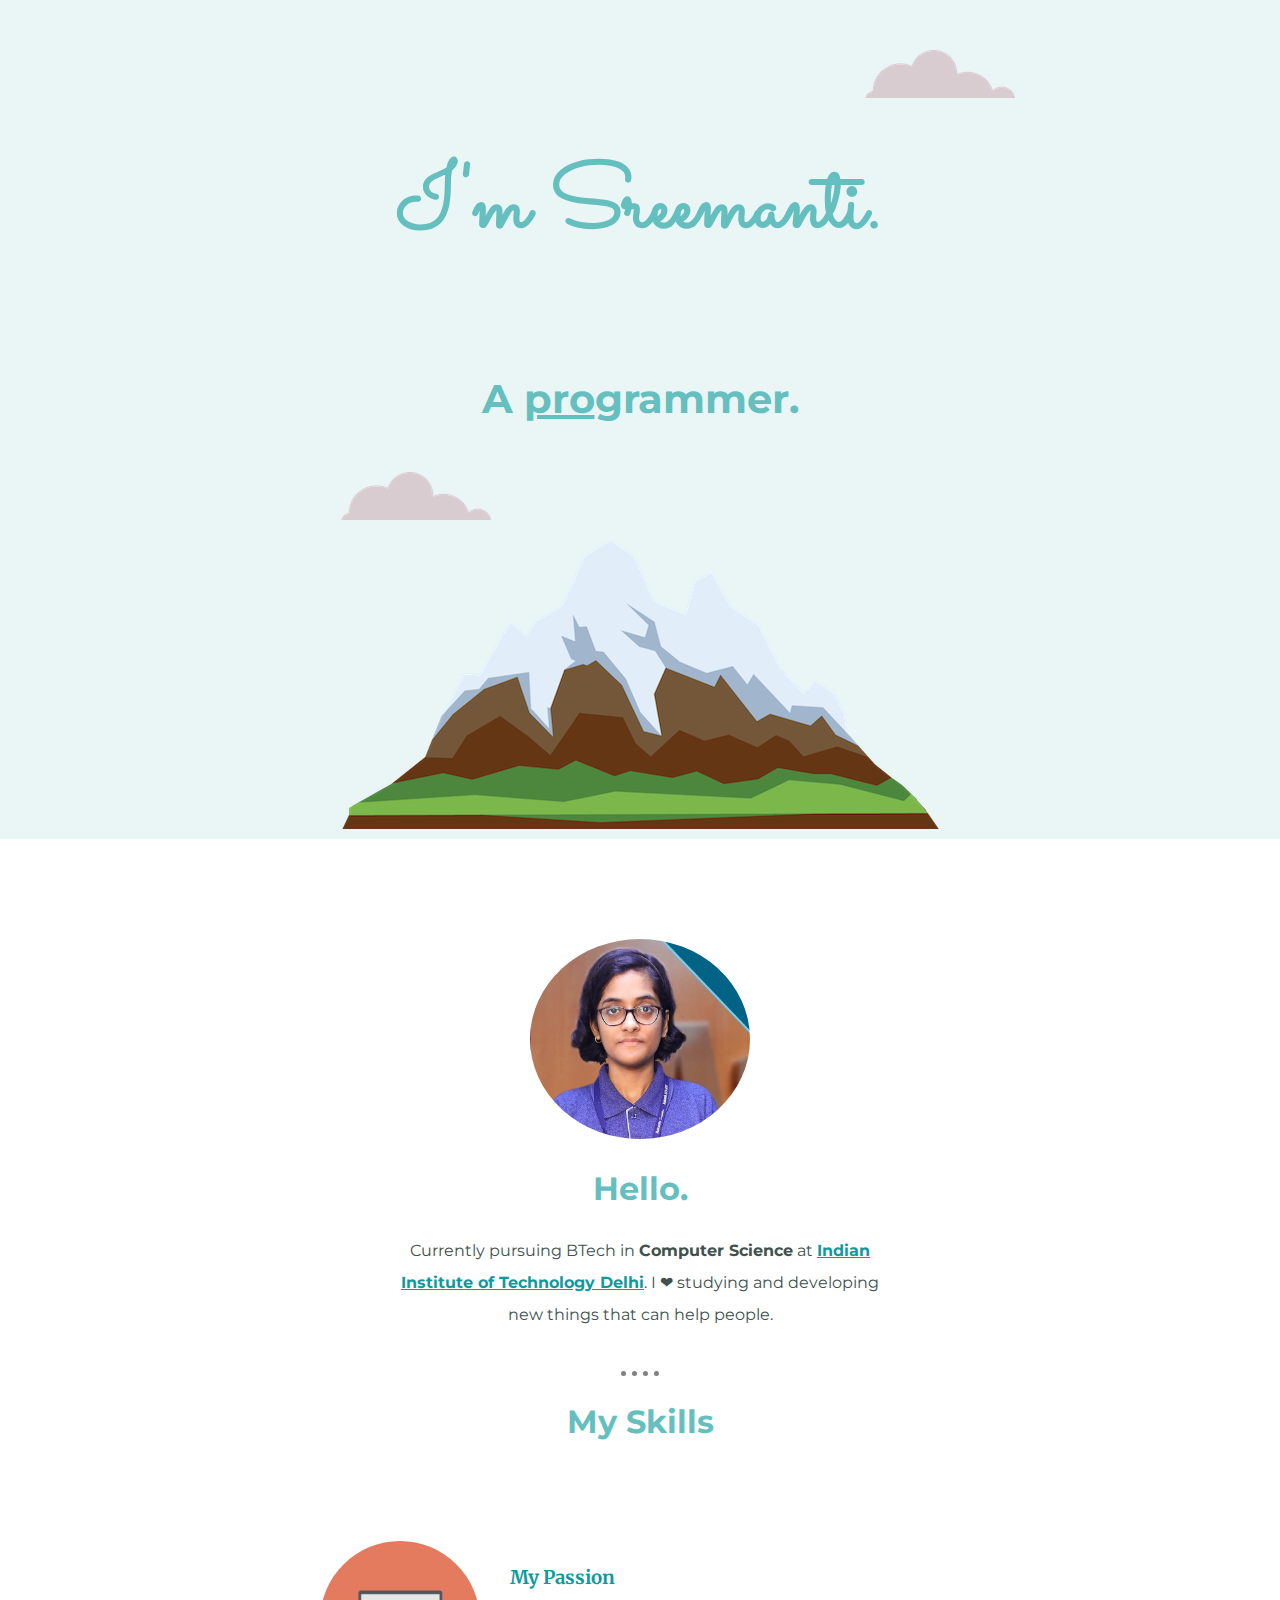
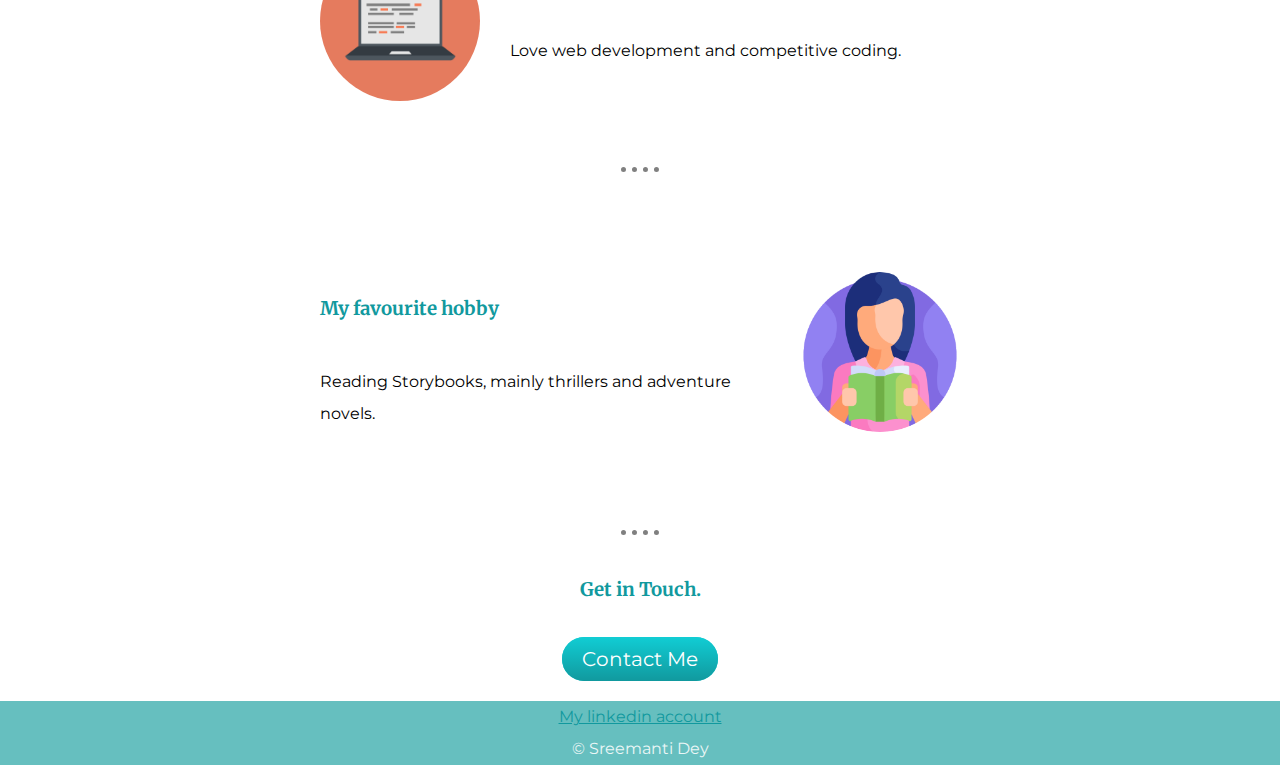
<file: index.html>
<!DOCTYPE html>
<html lang="en" dir="ltr">

<head>
  <meta charset="utf-8">
  <title>Sreemanti Dey</title>
</head>
<link rel="stylesheet" href="css/styles.css">
<link rel="icon" href="images/favicon.ico">
<link rel="preconnect" href="https://fonts.googleapis.com">
<link rel="preconnect" href="https://fonts.gstatic.com" crossorigin>
<link href="https://fonts.googleapis.com/css2?family=Merriweather&family=Montserrat&family=Sacramento&display=swap" rel="stylesheet">

<body>
  <div class="top-container">


    <img class="top-cloud" src="images/cloud.png" alt="cloud-img">
    <h1>I'm Sreemanti.</h1>
    <h2 class="programmer"> A <span>pro</span>grammer. </h2>
    <img class="bottom-cloud" src="images/cloud.png" alt="cloud-img">
    <img class="mountain" src="images/mountain.png" alt="mountain">
  </div>

  <div class="middle-container">
    <div class="profile">

      <img class="me" src="images/sreemanti.jpg" alt="my profile pic">
      <h2>Hello.</h2>
      <p class="description"> Currently pursuing BTech in <strong>Computer Science</strong> at <strong><a href="https://home.iitd.ac.in/">Indian Institute of Technology Delhi</a></strong>. I ❤ studying and developing new things that can help people.</p>

    </div>
    <hr>
    <h2>My Skills</h2>
    <div class="skills">

    </div>

    <div class="skill-row">
      <img class="skill-img1" src="images/computer.png" alt="computer">
      <h3>My Passion</h3>
      <p> Love web development and competitive coding.</p>
    </div>

    <hr>
    <div class="skill-row">
      <img class="skill-img2" src="images/reading.png" alt="book">
      <h3>My favourite hobby</h3>
      <p class="passtime">Reading Storybooks, mainly thrillers and adventure novels.</p>
    </div>
  </div>
  <hr>

  <div class="bottom-container">

    <h3>Get in Touch.</h3>
    <a class="btn" href="mailto:sreemantidey1234@gmail.com">Contact Me</a>


  </div>
  <div class="footer">

    <p class="footer-link"> <a href="https://www.linkedin.com/in/sreemanti-dey-b3487b208/">My linkedin account</a></p>
    <p class="footer-link">© Sreemanti Dey</p>
  </div>

</body>

</html>
</file>
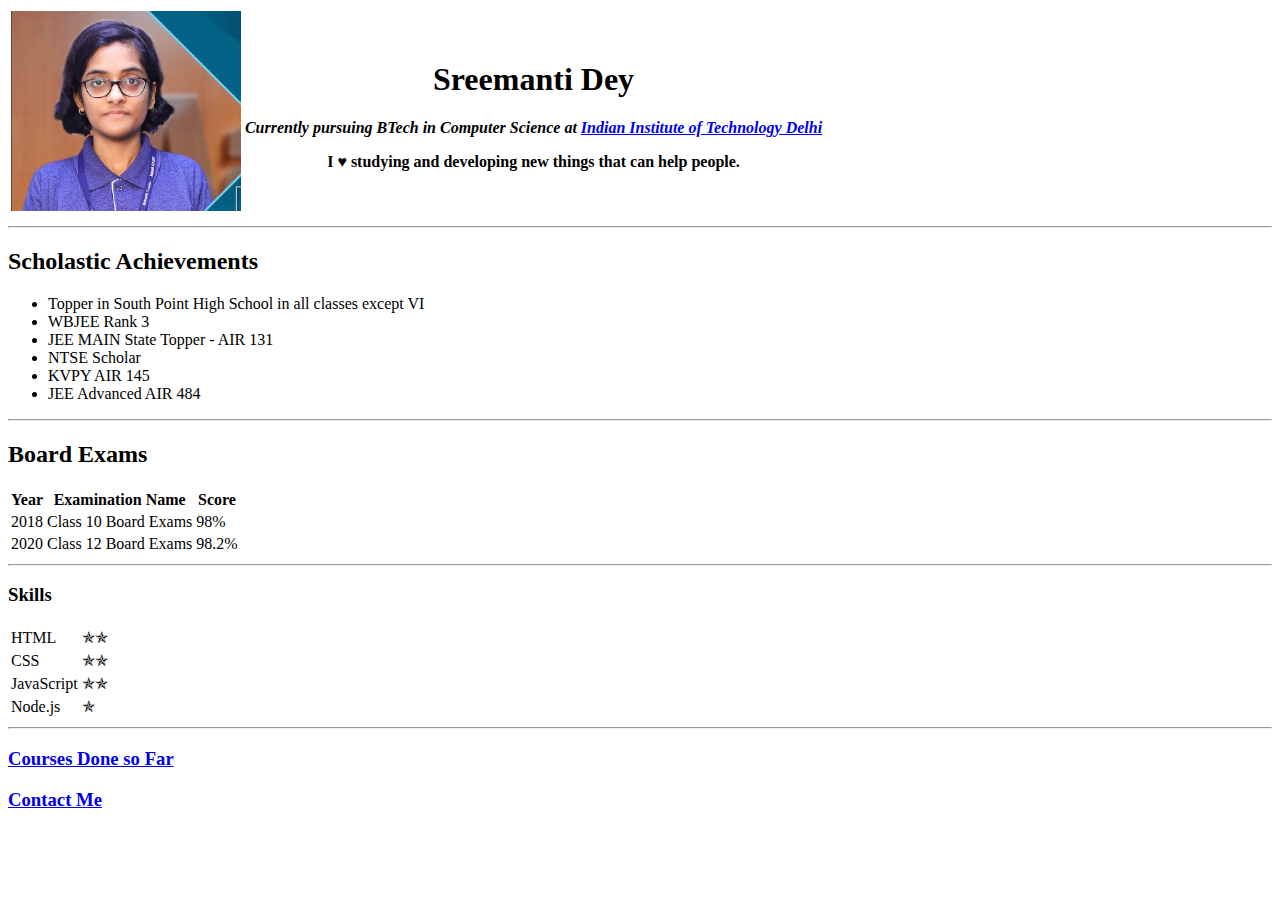
<file: HTML - Personal Site/index.html>
<!DOCTYPE html>
<html>

<head>
  <meta charset="utf-8">
  <title>Sreemanti's Personal Site</title>
</head>

<body>
  <table>
    <tr>
      <th>
      <img src="sreemanti.jpg" height="200" alt="Sreemanti's Profile Picture"></th>
      <th>  <h1>Sreemanti Dey</h1>
        <p><em>Currently pursuing BTech in <strong>Computer Science</strong> at <strong><a href="https://home.iitd.ac.in/">Indian Institute of Technology Delhi</a></strong></em></p>
        <p>I ♥ studying and developing new things that can help people.</p>
      </th>
    </tr>
  </table>
  <hr />
  <h2>Scholastic Achievements</h2>
  <ul>
    <li>Topper in South Point High School in all classes except VI</li>
    <li>WBJEE Rank 3</li>
    <li>JEE MAIN State Topper - AIR 131</li>
    <li>NTSE Scholar</li>
    <li>KVPY AIR 145</li>
    <li>JEE Advanced AIR 484</li>
  </ul>
  <hr>
  <h2>Board Exams</h2>
  <table>
    <thead>
      <tr>
        <th>Year</th>
        <th>Examination Name</th>
        <th>Score</th>
      </tr>
    </thead>
    <tr>
      <td>2018</td>
      <td>Class 10 Board Exams</td>
      <td>98%</td>
    </tr>
    <tr>
      <td>2020</td>
      <td>Class 12 Board Exams</td>
      <td>98.2%</td>
    </tr>
  </table>
  <hr>
  <h3>Skills</h3>
  <table>

      <tr>
        <td>HTML</td>
        <td>✯✯</td>
      </tr>
      <tr>
        <td>CSS</td>
        <td>✯✯</td>
      </tr>

      <tr>
        <td>JavaScript</td>
        <td>✯✯</td>
      </tr>
      <tr>
        <td>Node.js</td>
        <td>✯</td>
      </tr>


  </table>
  <hr>
  <h3><a href="courses.html">Courses Done so Far</a></h3>
  <h3><a href="contact.html">Contact Me</a></h3>
</body>

</html>
</file>
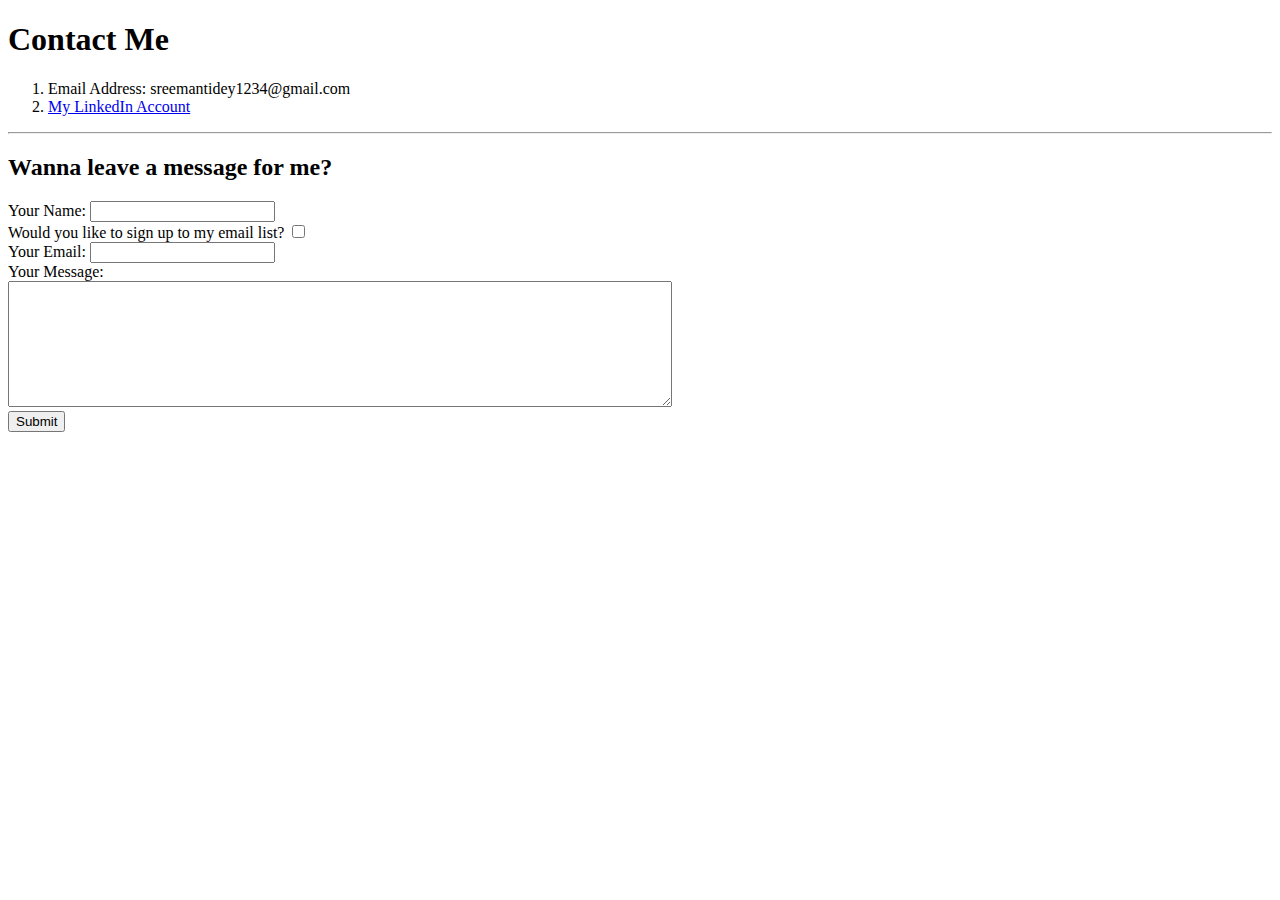
<file: contact.html>
<!DOCTYPE html>
<html>
  <head>
    <meta charset="utf-8">
    <title>Contacts</title>
  </head>
  <body>
    <h1>Contact Me</h1>
    <ol>
      <li>Email Address: sreemantidey1234@gmail.com</li>
      <li><a href="https://www.linkedin.com/in/sreemanti-dey-b3487b208/">My LinkedIn Account</a></li>
    </ol>
    <hr>
    <h2>Wanna leave a message for me?</h2>
    <form action="mailto:sreemantidey1234@gmail.com" method="post">
      <label>Your Name: </label>
      <input type="text" name="name" value=""><br>
      <label>Would you like to sign up to my email list?</label>
      <input type="checkbox" name="" value=""><br>
      <label>Your Email: </label>
      <input type="email" name="email" value=""><br>
      <label>Your Message:</label><br>
      <textarea name="message" rows="8" cols="80"></textarea><br>
      <input type="submit" name="">
    </form>
  </body>
</html>
</file>
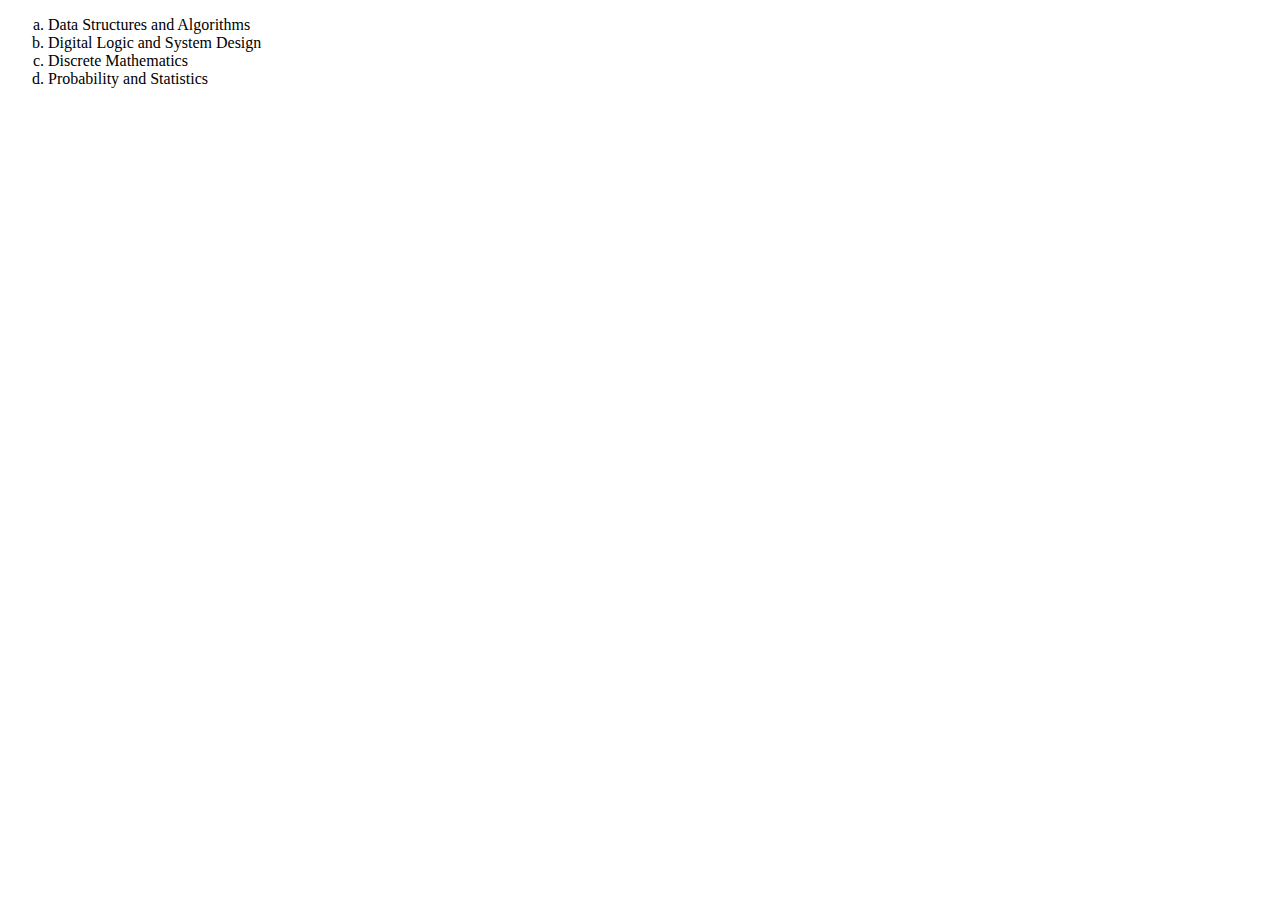
<file: courses.html>
<!DOCTYPE html>
<html>
  <head>
    <meta charset="utf-8">
    <title>Courses</title>
  </head>
  <body>
    <ol type="a">
      <li>Data Structures and Algorithms</li>
      <li>Digital Logic and System Design</li>
      <li>Discrete Mathematics</li>
      <li>Probability and Statistics</li>
    </ol>

  </body>
</html>
</file>
<file: css/styles.css>
a {
  color: #11999E;
}

body {
  margin: 0;
  text-align: center;
  font-family: 'Merriweather', serif;
}

h1 {
  color: #66BFBF;
  font-family: 'Sacramento', cursive;
  font-size: 562.5%;
}

h2 {
  color: #66BFBF;
  font-family: 'Montserrat', sans-serif;
  font-size: 200%;
}

h3 {
  line-height: 4;
  color: #11999E;
}
hr{
  border-style: dotted;
  border-width: 5px 0 0 0;
  width: 3%;
  border-color: grey;
}
p {
    font-family: 'Montserrat', sans-serif;
    margin: 0;
    line-height: 2;
}
span {
  text-decoration: underline;
}
.bottom-container{
  margin-bottom: 30px;
}
.bottom-cloud {
  position: absolute;
}
.btn {
  background: #11cdd4;
  background-image: -webkit-linear-gradient(top, #11cdd4, #11999e);
  background-image: -moz-linear-gradient(top, #11cdd4, #11999e);
  background-image: -ms-linear-gradient(top, #11cdd4, #11999e);
  background-image: -o-linear-gradient(top, #11cdd4, #11999e);
  background-image: linear-gradient(to bottom, #11cdd4, #11999e);
  -webkit-border-radius: 28;
  -moz-border-radius: 28;
  border-radius: 28px;
  font-family: Montserrat, sans-serif;
  color: #ffffff;
  font-size: 20px;
  padding: 10px 20px 10px 20px;
  text-decoration: none;
}

.btn:hover {
  background: #30e3cb;
  background-image: -webkit-linear-gradient(top, #30e3cb, #2bc4ad);
  background-image: -moz-linear-gradient(top, #30e3cb, #2bc4ad);
  background-image: -ms-linear-gradient(top, #30e3cb, #2bc4ad);
  background-image: -o-linear-gradient(top, #30e3cb, #2bc4ad);
  background-image: linear-gradient(to bottom, #30e3cb, #2bc4ad);
  text-decoration: none;
}
.description{
  width: 75%;
  margin: auto;
  line-height: 2;
  color: #40514E;
}
.footer{
  background-color: #66BFBF;
  margin: 0;
}
.footer-link{
  color: #EAF6F6;
}
.middle-container {
  margin-top: 100px;
}

.me {
  height: 200px;
  width: 220px;
  border-radius: 100%;
}
.profile{
  width: 50%;
  margin: auto;
  margin-bottom: 40px;
}
.programmer {
  font-size: 2.5rem;

}
.skill-img1{

  border-radius: 100%;
  width: 25%;
  float: left;
  margin-right: 30px;
}

.skill-img2{

  border-radius: 100%;
  width: 25%;
  float: right;
  margin-left: 30px;
}
.skill-row{
  text-align: left;
  margin: 100px auto 100px auto;
  width: 50%;
  line-height: 2;
}
.top-container {
  margin: 0;
  background-color: #EAF6F6;
  line-height: 2;
  margin-bottom: 10px;
}

.top-cloud {
  position: relative;
  top: 50px;
  left: 300px;
}
</file>
